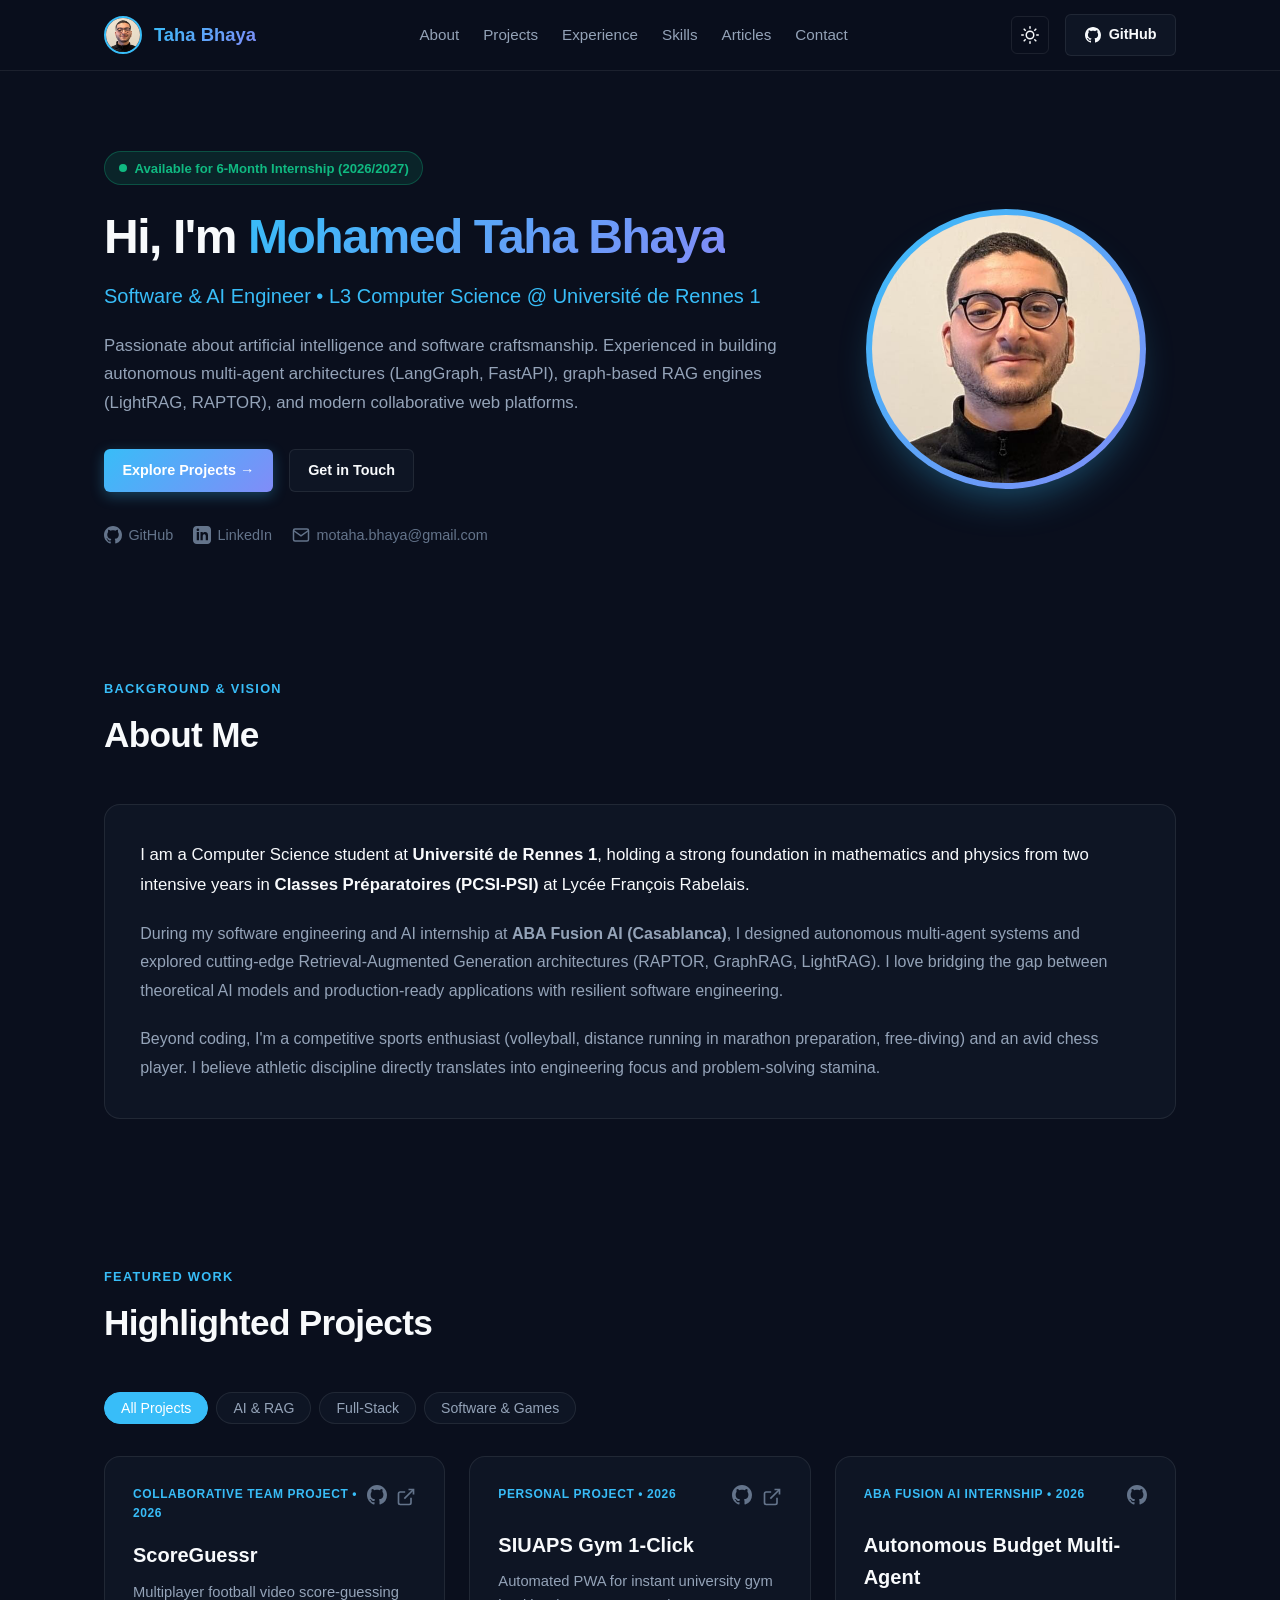
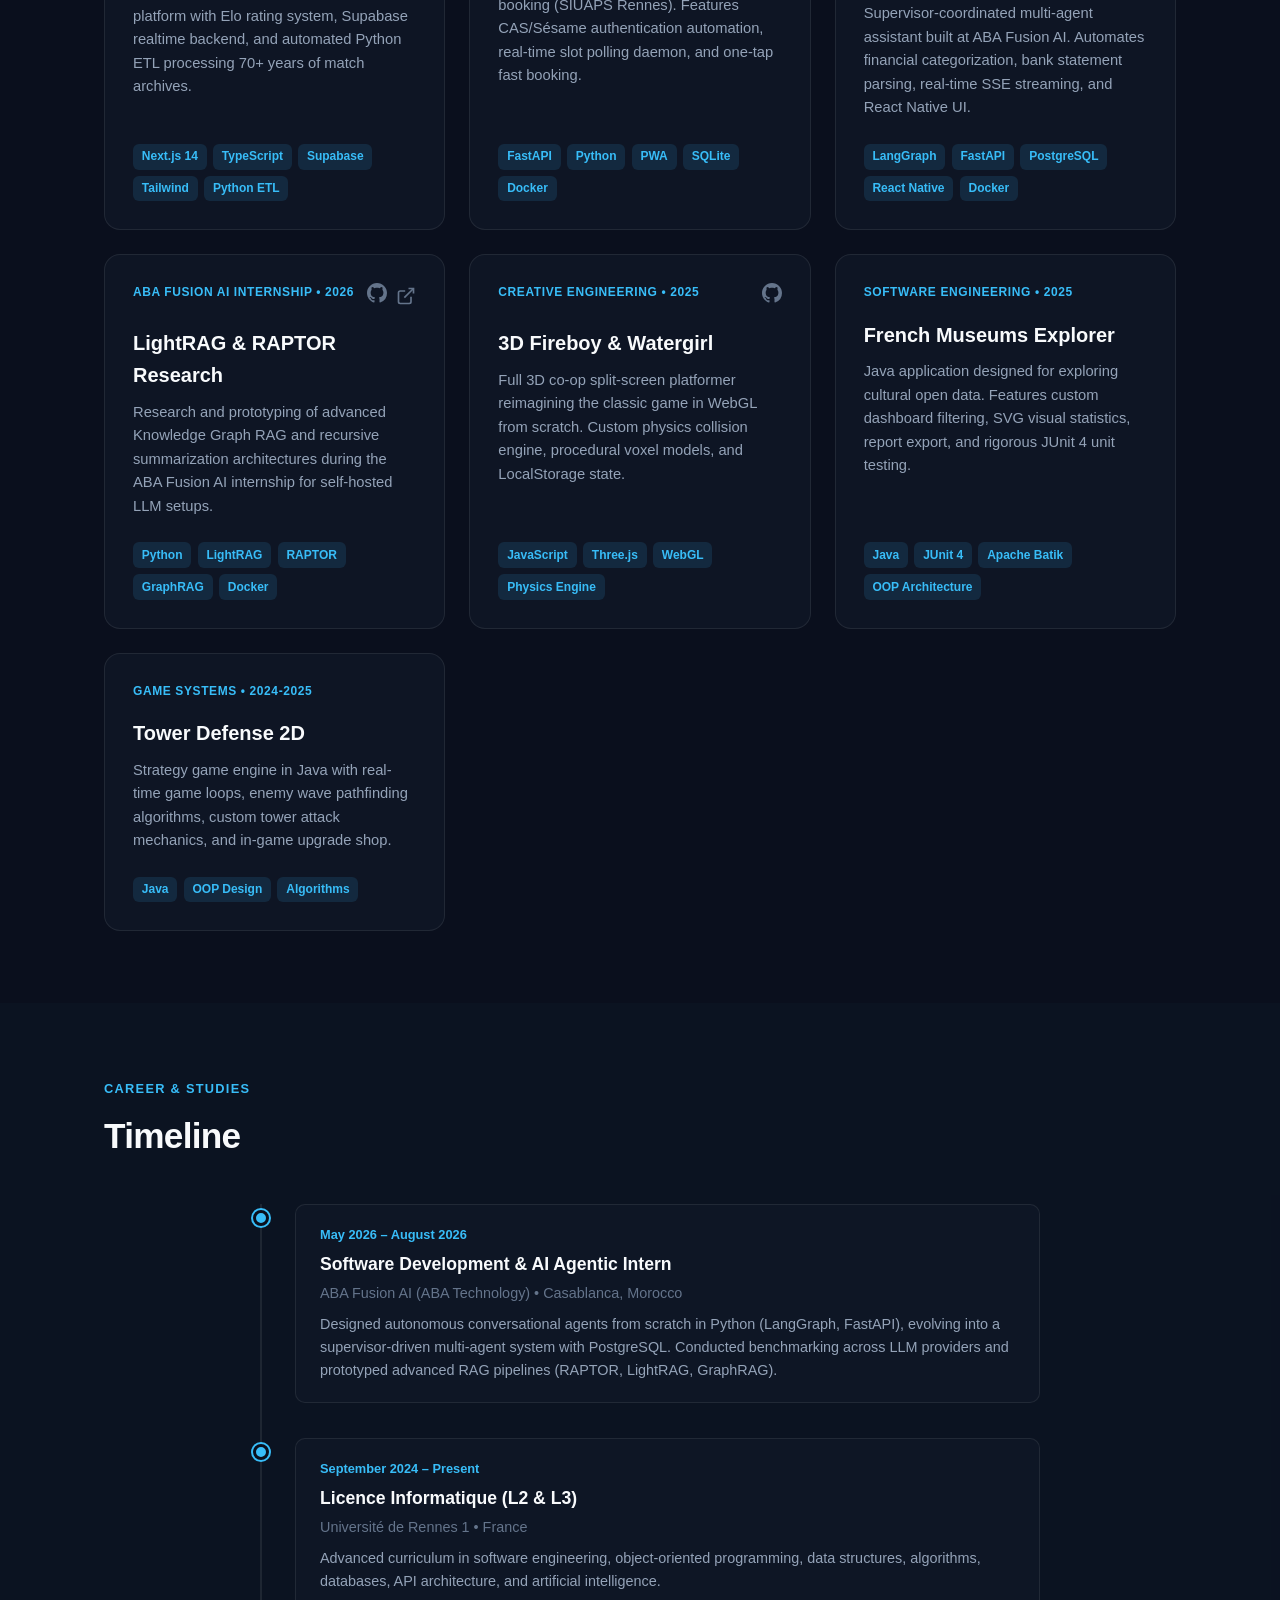
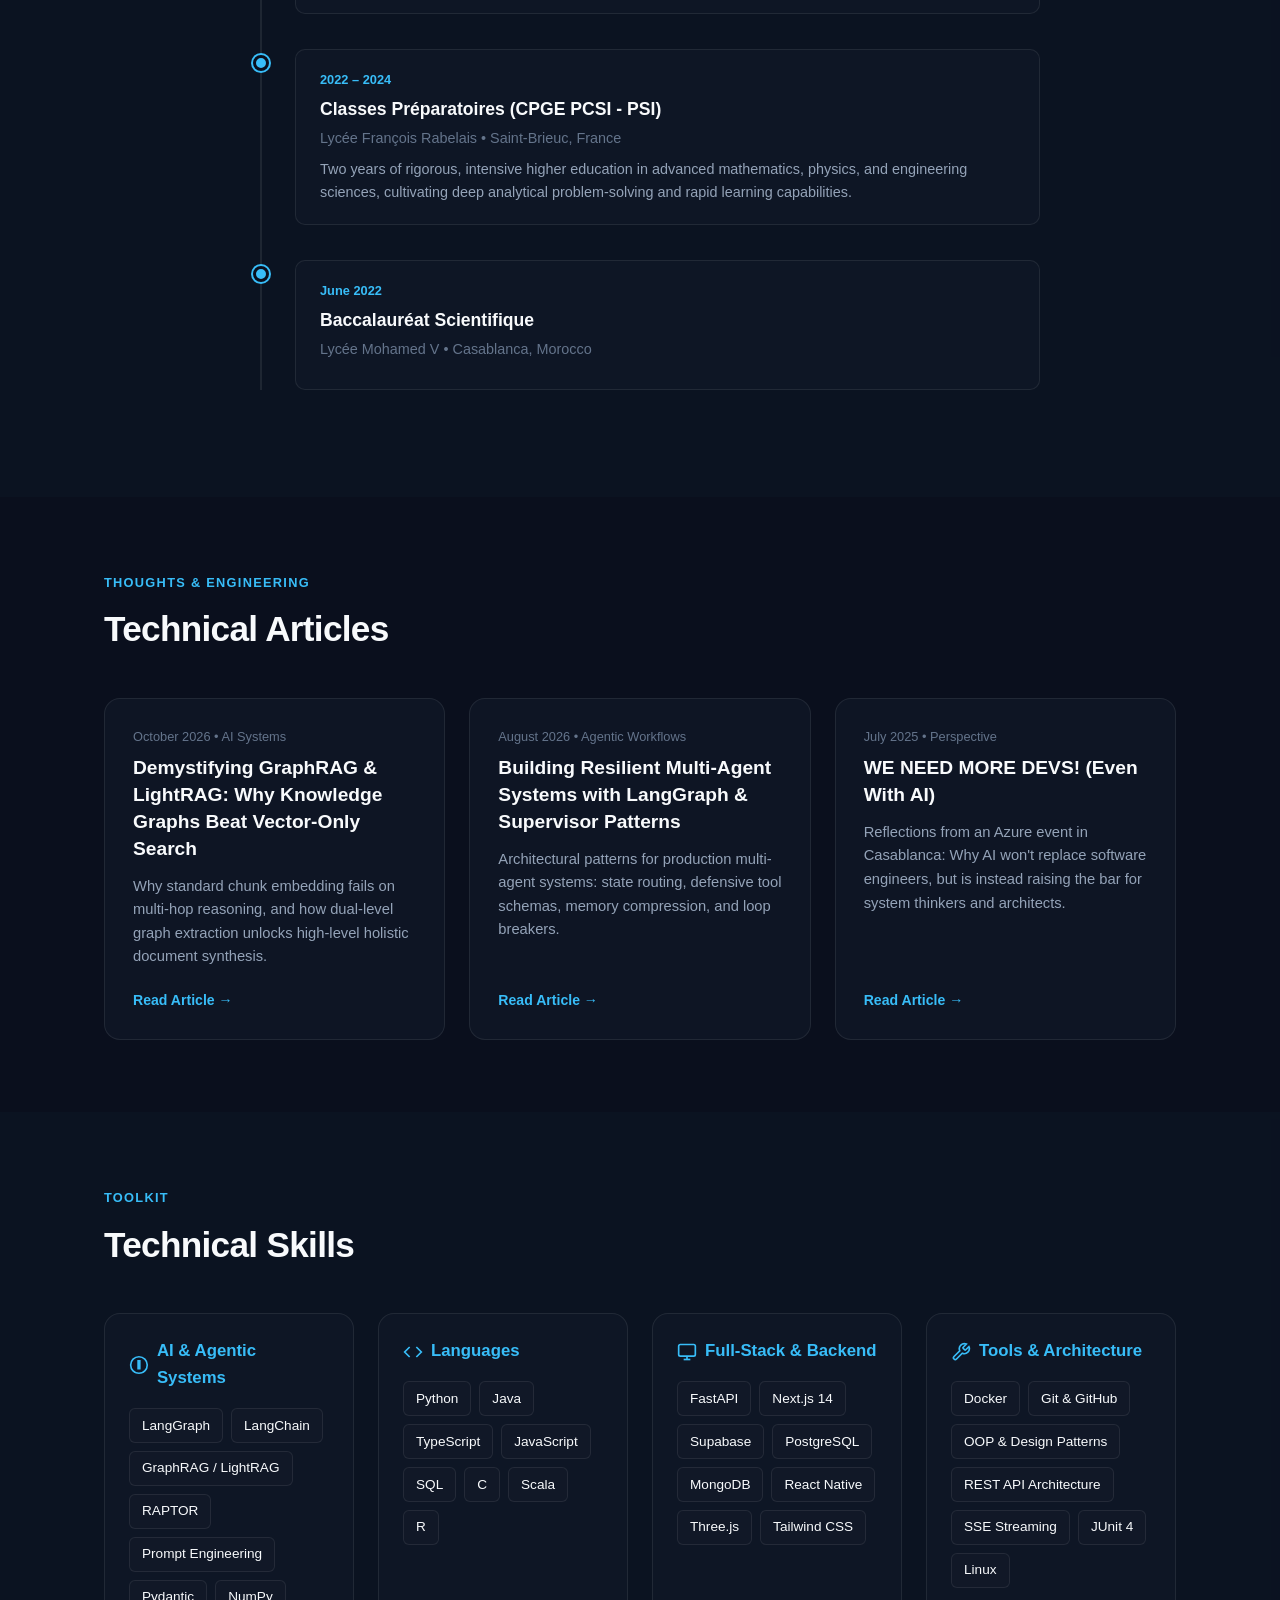
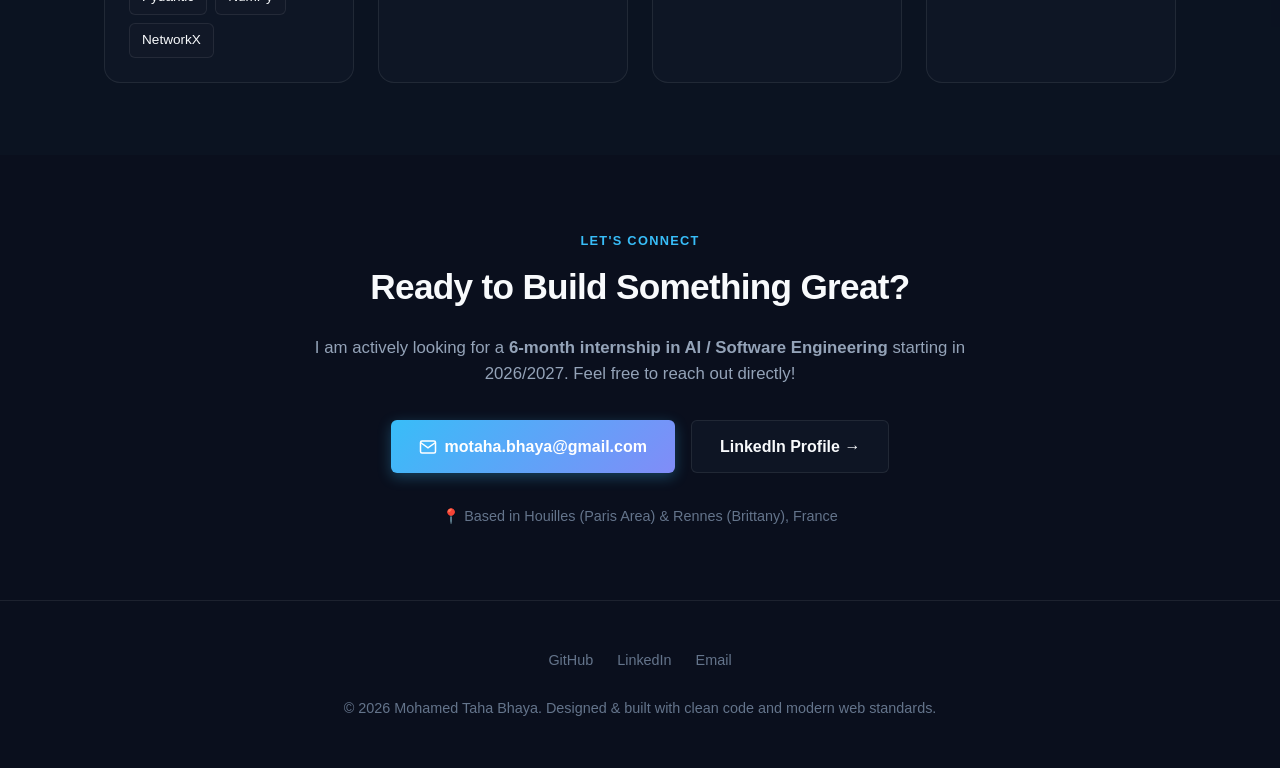
<file: index.html>
<!DOCTYPE html>
<html lang="en">
<head>
  <meta charset="UTF-8">
  <meta name="viewport" content="width=device-width, initial-scale=1.0">
  <title>Mohamed Taha Bhaya — Software & AI Engineer Portfolio</title>
  <meta name="description" content="Portfolio of Mohamed Taha Bhaya — Computer Science Student, AI & Software Engineer specializing in Multi-Agent systems, GraphRAG, and Full-Stack Engineering.">
  <link rel="stylesheet" href="style.css">
  <link rel="icon" type="image/png" href="assets/images/profile.png">
</head>
<body>

  <!-- Navbar -->
  <nav class="navbar">
    <div class="container nav-container">
      <a href="#home" class="logo">
        <img src="assets/images/profile.png" alt="Mohamed Taha Bhaya" class="logo-avatar">
        <span>Taha Bhaya</span>
      </a>
      <ul class="nav-links">
        <li><a href="#about">About</a></li>
        <li><a href="#projects">Projects</a></li>
        <li><a href="#experience">Experience</a></li>
        <li><a href="#skills">Skills</a></li>
        <li><a href="#blog">Articles</a></li>
        <li><a href="#contact">Contact</a></li>
      </ul>
      <div class="nav-actions">
        <button id="theme-toggle" class="theme-toggle" aria-label="Toggle theme">
          <svg width="18" height="18" viewBox="0 0 24 24" fill="none" stroke="currentColor" stroke-width="2" stroke-linecap="round" stroke-linejoin="round">
            <circle cx="12" cy="12" r="5"></circle>
            <line x1="12" y1="1" x2="12" y2="3"></line>
            <line x1="12" y1="21" x2="12" y2="23"></line>
            <line x1="4.22" y1="4.22" x2="5.64" y2="5.64"></line>
            <line x1="18.36" y1="18.36" x2="19.78" y2="19.78"></line>
            <line x1="1" y1="12" x2="3" y2="12"></line>
            <line x1="21" y1="12" x2="23" y2="12"></line>
            <line x1="4.22" y1="19.78" x2="5.64" y2="18.36"></line>
            <line x1="18.36" y1="5.64" x2="19.78" y2="4.22"></line>
          </svg>
        </button>
        <a href="https://github.com/mohamedtahabhaya" target="_blank" class="btn-secondary">
          <svg width="16" height="16" viewBox="0 0 24 24" fill="currentColor"><path d="M12 0C5.37 0 0 5.37 0 12c0 5.31 3.435 9.795 8.205 11.385.6.105.825-.255.825-.57 0-.285-.015-1.23-.015-2.235-3.015.555-3.795-.735-4.035-1.41-.135-.345-.72-1.41-1.23-1.695-.42-.225-1.02-.78-.015-.795.945-.015 1.62.87 1.845 1.23 1.08 1.815 2.805 1.305 3.495.99.105-.78.42-1.305.765-1.605-2.67-.3-5.46-1.335-5.46-5.925 0-1.305.465-2.385 1.23-3.225-.12-.3-.54-1.53.12-3.18 0 0 1.005-.315 3.3 1.23.96-.27 1.98-.405 3-.405s2.04.135 3 .405c2.295-1.56 3.3-1.23 3.3-1.23.66 1.65.24 2.88.12 3.18.765.84 1.23 1.905 1.23 3.225 0 4.605-2.805 5.625-5.475 5.925.435.375.81 1.095.81 2.22 0 1.605-.015 2.895-.015 3.3 0 .315.225.69.825.57A12.02 12.02 0 0024 12c0-6.63-5.37-12-12-12z"/></svg>
          GitHub
        </a>
      </div>
    </div>
  </nav>

  <!-- Hero Section -->
  <header id="home" class="hero">
    <div class="container hero-grid">
      <div class="hero-content">
        <div class="status-badge">
          <span class="status-dot"></span>
          Available for 6-Month Internship (2026/2027)
        </div>
        <h1 class="hero-title">
          Hi, I'm <span>Mohamed Taha Bhaya</span>
        </h1>
        <p class="hero-subtitle">
          Software & AI Engineer • L3 Computer Science @ Université de Rennes 1
        </p>
        <p class="hero-desc">
          Passionate about artificial intelligence and software craftsmanship. Experienced in building autonomous multi-agent architectures (LangGraph, FastAPI), graph-based RAG engines (LightRAG, RAPTOR), and modern collaborative web platforms.
        </p>
        <div class="hero-cta">
          <a href="#projects" class="btn-primary">Explore Projects →</a>
          <a href="mailto:motaha.bhaya@gmail.com" class="btn-secondary">Get in Touch</a>
        </div>
        <div class="hero-socials">
          <a href="https://github.com/mohamedtahabhaya" target="_blank" class="social-link">
            <svg width="18" height="18" viewBox="0 0 24 24" fill="currentColor"><path d="M12 0C5.37 0 0 5.37 0 12c0 5.31 3.435 9.795 8.205 11.385.6.105.825-.255.825-.57 0-.285-.015-1.23-.015-2.235-3.015.555-3.795-.735-4.035-1.41-.135-.345-.72-1.41-1.23-1.695-.42-.225-1.02-.78-.015-.795.945-.015 1.62.87 1.845 1.23 1.08 1.815 2.805 1.305 3.495.99.105-.78.42-1.305.765-1.605-2.67-.3-5.46-1.335-5.46-5.925 0-1.305.465-2.385 1.23-3.225-.12-.3-.54-1.53.12-3.18 0 0 1.005-.315 3.3 1.23.96-.27 1.98-.405 3-.405s2.04.135 3 .405c2.295-1.56 3.3-1.23 3.3-1.23.66 1.65.24 2.88.12 3.18.765.84 1.23 1.905 1.23 3.225 0 4.605-2.805 5.625-5.475 5.925.435.375.81 1.095.81 2.22 0 1.605-.015 2.895-.015 3.3 0 .315.225.69.825.57A12.02 12.02 0 0024 12c0-6.63-5.37-12-12-12z"/></svg>
            GitHub
          </a>
          <a href="http://www.linkedin.com/in/mohamed-taha-bhaya-1783a133b" target="_blank" class="social-link">
            <svg width="18" height="18" viewBox="0 0 24 24" fill="currentColor"><path d="M19 0h-14c-2.761 0-5 2.239-5 5v14c0 2.761 2.239 5 5 5h14c2.762 0 5-2.239 5-5v-14c0-2.761-2.238-5-5-5zm-11 19h-3v-11h3v11zm-1.5-12.268c-.966 0-1.75-.79-1.75-1.764s.784-1.764 1.75-1.764 1.75.79 1.75 1.764-.783 1.764-1.75 1.764zm13.5 12.268h-3v-5.604c0-3.368-4-3.113-4 0v5.604h-3v-11h3v1.765c1.396-2.586 7-2.777 7 2.476v6.759z"/></svg>
            LinkedIn
          </a>
          <a href="mailto:motaha.bhaya@gmail.com" class="social-link">
            <svg width="18" height="18" viewBox="0 0 24 24" fill="none" stroke="currentColor" stroke-width="2"><path d="M4 4h16c1.1 0 2 .9 2 2v12c0 1.1-.9 2-2 2H4c-1.1 0-2-.9-2-2V6c0-1.1.9-2 2-2z"></path><polyline points="22,6 12,13 2,6"></polyline></svg>
            motaha.bhaya@gmail.com
          </a>
        </div>
      </div>
      <div class="hero-avatar-wrapper">
        <div class="hero-avatar-frame">
          <img src="assets/images/profile.png" alt="Mohamed Taha Bhaya" class="hero-avatar">
        </div>
      </div>
    </div>
  </header>

  <!-- About Section -->
  <section id="about" class="section">
    <div class="container">
      <div class="section-header">
        <span class="section-tag">Background & Vision</span>
        <h2 class="section-title">About Me</h2>
      </div>
      <div style="background: var(--card-bg); border: 1px solid var(--border); border-radius: var(--radius-lg); padding: 2.2rem; line-height: 1.8;">
        <p style="margin-bottom: 1.2rem; font-size: 1.05rem; color: var(--text-primary);">
          I am a Computer Science student at <strong>Université de Rennes 1</strong>, holding a strong foundation in mathematics and physics from two intensive years in <strong>Classes Préparatoires (PCSI-PSI)</strong> at Lycée François Rabelais.
        </p>
        <p style="margin-bottom: 1.2rem; color: var(--text-secondary);">
          During my software engineering and AI internship at <strong>ABA Fusion AI (Casablanca)</strong>, I designed autonomous multi-agent systems and explored cutting-edge Retrieval-Augmented Generation architectures (RAPTOR, GraphRAG, LightRAG). I love bridging the gap between theoretical AI models and production-ready applications with resilient software engineering.
        </p>
        <p style="color: var(--text-secondary);">
          Beyond coding, I'm a competitive sports enthusiast (volleyball, distance running in marathon preparation, free-diving) and an avid chess player. I believe athletic discipline directly translates into engineering focus and problem-solving stamina.
        </p>
      </div>
    </div>
  </section>

  <!-- Projects Section -->
  <section id="projects" class="section">
    <div class="container">
      <div class="section-header">
        <span class="section-tag">Featured Work</span>
        <h2 class="section-title">Highlighted Projects</h2>
      </div>

      <!-- Filter Bar -->
      <div class="filter-bar">
        <button class="filter-btn active" data-filter="all">All Projects</button>
        <button class="filter-btn" data-filter="ai">AI & RAG</button>
        <button class="filter-btn" data-filter="web">Full-Stack</button>
        <button class="filter-btn" data-filter="systems">Software & Games</button>
      </div>

      <!-- Projects Grid -->
      <div class="projects-grid">

        <!-- Project 1: ScoreGuessr -->
        <div class="project-card" data-category="web ai">
          <div class="project-card-header">
            <span class="project-category">Collaborative Team Project • 2026</span>
            <div class="project-links">
              <a href="https://github.com/mohamedtahabhaya" target="_blank" class="project-icon-link" aria-label="GitHub">
                <svg width="20" height="20" viewBox="0 0 24 24" fill="currentColor"><path d="M12 0C5.37 0 0 5.37 0 12c0 5.31 3.435 9.795 8.205 11.385.6.105.825-.255.825-.57 0-.285-.015-1.23-.015-2.235-3.015.555-3.795-.735-4.035-1.41-.135-.345-.72-1.41-1.23-1.695-.42-.225-1.02-.78-.015-.795.945-.015 1.62.87 1.845 1.23 1.08 1.815 2.805 1.305 3.495.99.105-.78.42-1.305.765-1.605-2.67-.3-5.46-1.335-5.46-5.925 0-1.305.465-2.385 1.23-3.225-.12-.3-.54-1.53.12-3.18 0 0 1.005-.315 3.3 1.23.96-.27 1.98-.405 3-.405s2.04.135 3 .405c2.295-1.56 3.3-1.23 3.3-1.23.66 1.65.24 2.88.12 3.18.765.84 1.23 1.905 1.23 3.225 0 4.605-2.805 5.625-5.475 5.925.435.375.81 1.095.81 2.22 0 1.605-.015 2.895-.015 3.3 0 .315.225.69.825.57A12.02 12.02 0 0024 12c0-6.63-5.37-12-12-12z"/></svg>
              </a>
              <button onclick="openModal('scoreguessr')" class="project-icon-link" style="background:none; border:none; cursor:pointer;" aria-label="Details">
                <svg width="20" height="20" viewBox="0 0 24 24" fill="none" stroke="currentColor" stroke-width="2"><path d="M18 13v6a2 2 0 0 1-2 2H5a2 2 0 0 1-2-2V8a2 2 0 0 1 2-2h6"></path><polyline points="15 3 21 3 21 9"></polyline><line x1="10" y1="14" x2="21" y2="3"></line></svg>
              </button>
            </div>
          </div>
          <h3 class="project-title">ScoreGuessr</h3>
          <p class="project-desc">
            Multiplayer football video score-guessing platform with Elo rating system, Supabase realtime backend, and automated Python ETL processing 70+ years of match archives.
          </p>
          <div class="project-tags">
            <span class="tag">Next.js 14</span>
            <span class="tag">TypeScript</span>
            <span class="tag">Supabase</span>
            <span class="tag">Tailwind</span>
            <span class="tag">Python ETL</span>
          </div>
        </div>

        <!-- Project 2: SIUAPS Gym 1-Click -->
        <div class="project-card" data-category="web systems">
          <div class="project-card-header">
            <span class="project-category">Personal Project • 2026</span>
            <div class="project-links">
              <a href="https://github.com/mohamedtahabhaya" target="_blank" class="project-icon-link" aria-label="GitHub">
                <svg width="20" height="20" viewBox="0 0 24 24" fill="currentColor"><path d="M12 0C5.37 0 0 5.37 0 12c0 5.31 3.435 9.795 8.205 11.385.6.105.825-.255.825-.57 0-.285-.015-1.23-.015-2.235-3.015.555-3.795-.735-4.035-1.41-.135-.345-.72-1.41-1.23-1.695-.42-.225-1.02-.78-.015-.795.945-.015 1.62.87 1.845 1.23 1.08 1.815 2.805 1.305 3.495.99.105-.78.42-1.305.765-1.605-2.67-.3-5.46-1.335-5.46-5.925 0-1.305.465-2.385 1.23-3.225-.12-.3-.54-1.53.12-3.18 0 0 1.005-.315 3.3 1.23.96-.27 1.98-.405 3-.405s2.04.135 3 .405c2.295-1.56 3.3-1.23 3.3-1.23.66 1.65.24 2.88.12 3.18.765.84 1.23 1.905 1.23 3.225 0 4.605-2.805 5.625-5.475 5.925.435.375.81 1.095.81 2.22 0 1.605-.015 2.895-.015 3.3 0 .315.225.69.825.57A12.02 12.02 0 0024 12c0-6.63-5.37-12-12-12z"/></svg>
              </a>
              <button onclick="openModal('siuaps')" class="project-icon-link" style="background:none; border:none; cursor:pointer;" aria-label="Details">
                <svg width="20" height="20" viewBox="0 0 24 24" fill="none" stroke="currentColor" stroke-width="2"><path d="M18 13v6a2 2 0 0 1-2 2H5a2 2 0 0 1-2-2V8a2 2 0 0 1 2-2h6"></path><polyline points="15 3 21 3 21 9"></polyline><line x1="10" y1="14" x2="21" y2="3"></line></svg>
              </button>
            </div>
          </div>
          <h3 class="project-title">SIUAPS Gym 1-Click</h3>
          <p class="project-desc">
            Automated PWA for instant university gym booking (SIUAPS Rennes). Features CAS/Sésame authentication automation, real-time slot polling daemon, and one-tap fast booking.
          </p>
          <div class="project-tags">
            <span class="tag">FastAPI</span>
            <span class="tag">Python</span>
            <span class="tag">PWA</span>
            <span class="tag">SQLite</span>
            <span class="tag">Docker</span>
          </div>
        </div>

        <!-- Project 3: Autonomous Budget Agent -->
        <div class="project-card" data-category="ai web">
          <div class="project-card-header">
            <span class="project-category">ABA Fusion AI Internship • 2026</span>
            <div class="project-links">
              <a href="https://github.com/mohamedtahabhaya/budget_agent" target="_blank" class="project-icon-link" aria-label="GitHub">
                <svg width="20" height="20" viewBox="0 0 24 24" fill="currentColor"><path d="M12 0C5.37 0 0 5.37 0 12c0 5.31 3.435 9.795 8.205 11.385.6.105.825-.255.825-.57 0-.285-.015-1.23-.015-2.235-3.015.555-3.795-.735-4.035-1.41-.135-.345-.72-1.41-1.23-1.695-.42-.225-1.02-.78-.015-.795.945-.015 1.62.87 1.845 1.23 1.08 1.815 2.805 1.305 3.495.99.105-.78.42-1.305.765-1.605-2.67-.3-5.46-1.335-5.46-5.925 0-1.305.465-2.385 1.23-3.225-.12-.3-.54-1.53.12-3.18 0 0 1.005-.315 3.3 1.23.96-.27 1.98-.405 3-.405s2.04.135 3 .405c2.295-1.56 3.3-1.23 3.3-1.23.66 1.65.24 2.88.12 3.18.765.84 1.23 1.905 1.23 3.225 0 4.605-2.805 5.625-5.475 5.925.435.375.81 1.095.81 2.22 0 1.605-.015 2.895-.015 3.3 0 .315.225.69.825.57A12.02 12.02 0 0024 12c0-6.63-5.37-12-12-12z"/></svg>
              </a>
            </div>
          </div>
          <h3 class="project-title">Autonomous Budget Multi-Agent</h3>
          <p class="project-desc">
            Supervisor-coordinated multi-agent assistant built at ABA Fusion AI. Automates financial categorization, bank statement parsing, real-time SSE streaming, and React Native UI.
          </p>
          <div class="project-tags">
            <span class="tag">LangGraph</span>
            <span class="tag">FastAPI</span>
            <span class="tag">PostgreSQL</span>
            <span class="tag">React Native</span>
            <span class="tag">Docker</span>
          </div>
        </div>

        <!-- Project 4: LightRAG & RAPTOR Research -->
        <div class="project-card" data-category="ai">
          <div class="project-card-header">
            <span class="project-category">ABA Fusion AI Internship • 2026</span>
            <div class="project-links">
              <a href="https://github.com/mohamedtahabhaya/lightrag_from_scratch" target="_blank" class="project-icon-link" aria-label="GitHub">
                <svg width="20" height="20" viewBox="0 0 24 24" fill="currentColor"><path d="M12 0C5.37 0 0 5.37 0 12c0 5.31 3.435 9.795 8.205 11.385.6.105.825-.255.825-.57 0-.285-.015-1.23-.015-2.235-3.015.555-3.795-.735-4.035-1.41-.135-.345-.72-1.41-1.23-1.695-.42-.225-1.02-.78-.015-.795.945-.015 1.62.87 1.845 1.23 1.08 1.815 2.805 1.305 3.495.99.105-.78.42-1.305.765-1.605-2.67-.3-5.46-1.335-5.46-5.925 0-1.305.465-2.385 1.23-3.225-.12-.3-.54-1.53.12-3.18 0 0 1.005-.315 3.3 1.23.96-.27 1.98-.405 3-.405s2.04.135 3 .405c2.295-1.56 3.3-1.23 3.3-1.23.66 1.65.24 2.88.12 3.18.765.84 1.23 1.905 1.23 3.225 0 4.605-2.805 5.625-5.475 5.925.435.375.81 1.095.81 2.22 0 1.605-.015 2.895-.015 3.3 0 .315.225.69.825.57A12.02 12.02 0 0024 12c0-6.63-5.37-12-12-12z"/></svg>
              </a>
              <button onclick="openModal('lightrag')" class="project-icon-link" style="background:none; border:none; cursor:pointer;" aria-label="Details">
                <svg width="20" height="20" viewBox="0 0 24 24" fill="none" stroke="currentColor" stroke-width="2"><path d="M18 13v6a2 2 0 0 1-2 2H5a2 2 0 0 1-2-2V8a2 2 0 0 1 2-2h6"></path><polyline points="15 3 21 3 21 9"></polyline><line x1="10" y1="14" x2="21" y2="3"></line></svg>
              </button>
            </div>
          </div>
          <h3 class="project-title">LightRAG & RAPTOR Research</h3>
          <p class="project-desc">
            Research and prototyping of advanced Knowledge Graph RAG and recursive summarization architectures during the ABA Fusion AI internship for self-hosted LLM setups.
          </p>
          <div class="project-tags">
            <span class="tag">Python</span>
            <span class="tag">LightRAG</span>
            <span class="tag">RAPTOR</span>
            <span class="tag">GraphRAG</span>
            <span class="tag">Docker</span>
          </div>
        </div>

        <!-- Project 4: 3D Fireboy & Watergirl -->
        <div class="project-card" data-category="systems">
          <div class="project-card-header">
            <span class="project-category">Creative Engineering • 2025</span>
            <div class="project-links">
              <a href="https://github.com/mohamedtahabhaya/3D_FireBoy_And_WaterGirl_game" target="_blank" class="project-icon-link" aria-label="GitHub">
                <svg width="20" height="20" viewBox="0 0 24 24" fill="currentColor"><path d="M12 0C5.37 0 0 5.37 0 12c0 5.31 3.435 9.795 8.205 11.385.6.105.825-.255.825-.57 0-.285-.015-1.23-.015-2.235-3.015.555-3.795-.735-4.035-1.41-.135-.345-.72-1.41-1.23-1.695-.42-.225-1.02-.78-.015-.795.945-.015 1.62.87 1.845 1.23 1.08 1.815 2.805 1.305 3.495.99.105-.78.42-1.305.765-1.605-2.67-.3-5.46-1.335-5.46-5.925 0-1.305.465-2.385 1.23-3.225-.12-.3-.54-1.53.12-3.18 0 0 1.005-.315 3.3 1.23.96-.27 1.98-.405 3-.405s2.04.135 3 .405c2.295-1.56 3.3-1.23 3.3-1.23.66 1.65.24 2.88.12 3.18.765.84 1.23 1.905 1.23 3.225 0 4.605-2.805 5.625-5.475 5.925.435.375.81 1.095.81 2.22 0 1.605-.015 2.895-.015 3.3 0 .315.225.69.825.57A12.02 12.02 0 0024 12c0-6.63-5.37-12-12-12z"/></svg>
              </a>
            </div>
          </div>
          <h3 class="project-title">3D Fireboy & Watergirl</h3>
          <p class="project-desc">
            Full 3D co-op split-screen platformer reimagining the classic game in WebGL from scratch. Custom physics collision engine, procedural voxel models, and LocalStorage state.
          </p>
          <div class="project-tags">
            <span class="tag">JavaScript</span>
            <span class="tag">Three.js</span>
            <span class="tag">WebGL</span>
            <span class="tag">Physics Engine</span>
          </div>
        </div>

        <!-- Project 5: Museum App -->
        <div class="project-card" data-category="systems">
          <div class="project-card-header">
            <span class="project-category">Software Engineering • 2025</span>
          </div>
          <h3 class="project-title">French Museums Explorer</h3>
          <p class="project-desc">
            Java application designed for exploring cultural open data. Features custom dashboard filtering, SVG visual statistics, report export, and rigorous JUnit 4 unit testing.
          </p>
          <div class="project-tags">
            <span class="tag">Java</span>
            <span class="tag">JUnit 4</span>
            <span class="tag">Apache Batik</span>
            <span class="tag">OOP Architecture</span>
          </div>
        </div>

        <!-- Project 6: Tower Defense -->
        <div class="project-card" data-category="systems">
          <div class="project-card-header">
            <span class="project-category">Game Systems • 2024-2025</span>
          </div>
          <h3 class="project-title">Tower Defense 2D</h3>
          <p class="project-desc">
            Strategy game engine in Java with real-time game loops, enemy wave pathfinding algorithms, custom tower attack mechanics, and in-game upgrade shop.
          </p>
          <div class="project-tags">
            <span class="tag">Java</span>
            <span class="tag">OOP Design</span>
            <span class="tag">Algorithms</span>
          </div>
        </div>

      </div>
    </div>
  </section>

  <!-- Experience & Education -->
  <section id="experience" class="section" style="background: rgba(var(--accent-rgb), 0.02);">
    <div class="container">
      <div class="section-header">
        <span class="section-tag">Career & Studies</span>
        <h2 class="section-title">Timeline</h2>
      </div>

      <div class="timeline">
        <!-- Item 1 -->
        <div class="timeline-item">
          <div class="timeline-dot"></div>
          <div class="timeline-content">
            <div class="timeline-date">May 2026 – August 2026</div>
            <h3 class="timeline-title">Software Development & AI Agentic Intern</h3>
            <div class="timeline-org">ABA Fusion AI (ABA Technology) • Casablanca, Morocco</div>
            <p class="timeline-desc">
              Designed autonomous conversational agents from scratch in Python (LangGraph, FastAPI), evolving into a supervisor-driven multi-agent system with PostgreSQL. Conducted benchmarking across LLM providers and prototyped advanced RAG pipelines (RAPTOR, LightRAG, GraphRAG).
            </p>
          </div>
        </div>

        <!-- Item 2 -->
        <div class="timeline-item">
          <div class="timeline-dot"></div>
          <div class="timeline-content">
            <div class="timeline-date">September 2024 – Present</div>
            <h3 class="timeline-title">Licence Informatique (L2 & L3)</h3>
            <div class="timeline-org">Université de Rennes 1 • France</div>
            <p class="timeline-desc">
              Advanced curriculum in software engineering, object-oriented programming, data structures, algorithms, databases, API architecture, and artificial intelligence.
            </p>
          </div>
        </div>

        <!-- Item 3 -->
        <div class="timeline-item">
          <div class="timeline-dot"></div>
          <div class="timeline-content">
            <div class="timeline-date">2022 – 2024</div>
            <h3 class="timeline-title">Classes Préparatoires (CPGE PCSI - PSI)</h3>
            <div class="timeline-org">Lycée François Rabelais • Saint-Brieuc, France</div>
            <p class="timeline-desc">
              Two years of rigorous, intensive higher education in advanced mathematics, physics, and engineering sciences, cultivating deep analytical problem-solving and rapid learning capabilities.
            </p>
          </div>
        </div>

        <!-- Item 4 -->
        <div class="timeline-item">
          <div class="timeline-dot"></div>
          <div class="timeline-content">
            <div class="timeline-date">June 2022</div>
            <h3 class="timeline-title">Baccalauréat Scientifique</h3>
            <div class="timeline-org">Lycée Mohamed V • Casablanca, Morocco</div>
          </div>
        </div>
      </div>
    </div>
  </section>

  <!-- Technical Articles Section -->
  <section id="blog" class="section">
    <div class="container">
      <div class="section-header">
        <span class="section-tag">Thoughts & Engineering</span>
        <h2 class="section-title">Technical Articles</h2>
      </div>

      <div class="articles-grid">
        <!-- Article 1 -->
        <div class="article-card" onclick="openModal('art-graphrag')">
          <div class="article-date">October 2026 • AI Systems</div>
          <h3 class="article-title">Demystifying GraphRAG & LightRAG: Why Knowledge Graphs Beat Vector-Only Search</h3>
          <p class="article-summary">
            Why standard chunk embedding fails on multi-hop reasoning, and how dual-level graph extraction unlocks high-level holistic document synthesis.
          </p>
          <div class="read-more">Read Article →</div>
        </div>

        <!-- Article 2 -->
        <div class="article-card" onclick="openModal('art-agents')">
          <div class="article-date">August 2026 • Agentic Workflows</div>
          <h3 class="article-title">Building Resilient Multi-Agent Systems with LangGraph & Supervisor Patterns</h3>
          <p class="article-summary">
            Architectural patterns for production multi-agent systems: state routing, defensive tool schemas, memory compression, and loop breakers.
          </p>
          <div class="read-more">Read Article →</div>
        </div>

        <!-- Article 3 -->
        <div class="article-card" onclick="openModal('art-devs')">
          <div class="article-date">July 2025 • Perspective</div>
          <h3 class="article-title">WE NEED MORE DEVS! (Even With AI)</h3>
          <p class="article-summary">
            Reflections from an Azure event in Casablanca: Why AI won't replace software engineers, but is instead raising the bar for system thinkers and architects.
          </p>
          <div class="read-more">Read Article →</div>
        </div>
      </div>
    </div>
  </section>

  <!-- Skills Section -->
  <section id="skills" class="section" style="background: rgba(var(--accent-rgb), 0.02);">
    <div class="container">
      <div class="section-header">
        <span class="section-tag">Toolkit</span>
        <h2 class="section-title">Technical Skills</h2>
      </div>

      <div class="skills-grid">
        <div class="skill-category">
          <h3>
            <svg width="20" height="20" viewBox="0 0 24 24" fill="none" stroke="currentColor" stroke-width="2"><path d="M12 2a10 10 0 1 0 10 10A10 10 0 0 0 12 2zm1 14.5h-2v-2h2zm0-4h-2V7h2z"/></svg>
            AI & Agentic Systems
          </h3>
          <div class="skill-list">
            <span class="skill-item">LangGraph</span>
            <span class="skill-item">LangChain</span>
            <span class="skill-item">GraphRAG / LightRAG</span>
            <span class="skill-item">RAPTOR</span>
            <span class="skill-item">Prompt Engineering</span>
            <span class="skill-item">Pydantic</span>
            <span class="skill-item">NumPy</span>
            <span class="skill-item">NetworkX</span>
          </div>
        </div>

        <div class="skill-category">
          <h3>
            <svg width="20" height="20" viewBox="0 0 24 24" fill="none" stroke="currentColor" stroke-width="2"><polyline points="16 18 22 12 16 6"></polyline><polyline points="8 6 2 12 8 18"></polyline></svg>
            Languages
          </h3>
          <div class="skill-list">
            <span class="skill-item">Python</span>
            <span class="skill-item">Java</span>
            <span class="skill-item">TypeScript</span>
            <span class="skill-item">JavaScript</span>
            <span class="skill-item">SQL</span>
            <span class="skill-item">C</span>
            <span class="skill-item">Scala</span>
            <span class="skill-item">R</span>
          </div>
        </div>

        <div class="skill-category">
          <h3>
            <svg width="20" height="20" viewBox="0 0 24 24" fill="none" stroke="currentColor" stroke-width="2"><rect x="2" y="3" width="20" height="14" rx="2" ry="2"></rect><line x1="8" y1="21" x2="16" y2="21"></line><line x1="12" y1="17" x2="12" y2="21"></line></svg>
            Full-Stack & Backend
          </h3>
          <div class="skill-list">
            <span class="skill-item">FastAPI</span>
            <span class="skill-item">Next.js 14</span>
            <span class="skill-item">Supabase</span>
            <span class="skill-item">PostgreSQL</span>
            <span class="skill-item">MongoDB</span>
            <span class="skill-item">React Native</span>
            <span class="skill-item">Three.js</span>
            <span class="skill-item">Tailwind CSS</span>
          </div>
        </div>

        <div class="skill-category">
          <h3>
            <svg width="20" height="20" viewBox="0 0 24 24" fill="none" stroke="currentColor" stroke-width="2"><path d="M14.7 6.3a1 1 0 0 0 0 1.4l1.6 1.6a1 1 0 0 0 1.4 0l3.77-3.77a6 6 0 0 1-7.94 7.94l-6.91 6.91a2.12 2.12 0 0 1-3-3l6.91-6.91a6 6 0 0 1 7.94-7.94l-3.76 3.76z"></path></svg>
            Tools & Architecture
          </h3>
          <div class="skill-list">
            <span class="skill-item">Docker</span>
            <span class="skill-item">Git & GitHub</span>
            <span class="skill-item">OOP & Design Patterns</span>
            <span class="skill-item">REST API Architecture</span>
            <span class="skill-item">SSE Streaming</span>
            <span class="skill-item">JUnit 4</span>
            <span class="skill-item">Linux</span>
          </div>
        </div>
      </div>
    </div>
  </section>

  <!-- Contact Section -->
  <section id="contact" class="section">
    <div class="container" style="text-align: center; max-width: 700px;">
      <span class="section-tag">Let's Connect</span>
      <h2 class="section-title" style="margin-bottom: 1.2rem;">Ready to Build Something Great?</h2>
      <p style="color: var(--text-secondary); margin-bottom: 2rem; font-size: 1.05rem;">
        I am actively looking for a <strong>6-month internship in AI / Software Engineering</strong> starting in 2026/2027. Feel free to reach out directly!
      </p>
      <div style="display: flex; justify-content: center; gap: 1rem; flex-wrap: wrap;">
        <a href="mailto:motaha.bhaya@gmail.com" class="btn-primary" style="padding: 0.8rem 1.75rem; font-size: 1rem;">
          <svg width="18" height="18" viewBox="0 0 24 24" fill="none" stroke="currentColor" stroke-width="2"><path d="M4 4h16c1.1 0 2 .9 2 2v12c0 1.1-.9 2-2 2H4c-1.1 0-2-.9-2-2V6c0-1.1.9-2 2-2z"></path><polyline points="22,6 12,13 2,6"></polyline></svg>
          motaha.bhaya@gmail.com
        </a>
        <a href="http://www.linkedin.com/in/mohamed-taha-bhaya-1783a133b" target="_blank" class="btn-secondary" style="padding: 0.8rem 1.75rem; font-size: 1rem;">
          LinkedIn Profile →
        </a>
      </div>
      <p style="margin-top: 2rem; font-size: 0.9rem; color: var(--text-muted);">
        📍 Based in Houilles (Paris Area) & Rennes (Brittany), France
      </p>
    </div>
  </section>

  <!-- Footer -->
  <footer class="footer">
    <div class="container">
      <div class="footer-socials">
        <a href="https://github.com/mohamedtahabhaya" target="_blank" class="social-link">GitHub</a>
        <a href="http://www.linkedin.com/in/mohamed-taha-bhaya-1783a133b" target="_blank" class="social-link">LinkedIn</a>
        <a href="mailto:motaha.bhaya@gmail.com" class="social-link">Email</a>
      </div>
      <p>© 2026 Mohamed Taha Bhaya. Designed & built with clean code and modern web standards.</p>
    </div>
  </footer>

  <!-- Modal Component -->
  <div id="modal-overlay" class="modal-overlay">
    <div class="modal-content">
      <button id="modal-close" class="modal-close">&times;</button>
      <div id="modal-date" style="font-size: 0.85rem; color: var(--accent); font-weight: 600; margin-bottom: 0.4rem;"></div>
      <h2 id="modal-title" style="font-size: 1.6rem; color: var(--text-primary); margin-bottom: 1rem;"></h2>
      <div id="modal-body" class="modal-body"></div>
    </div>
  </div>

  <script src="script.js"></script>
</body>
</html>
</file>
<file: style.css>
/* Modern Developer Portfolio Stylesheet */
:root {
  --bg-primary: #0a0f1d;
  --bg-secondary: #111827;
  --card-bg: rgba(17, 24, 39, 0.75);
  --card-hover: rgba(30, 41, 59, 0.9);
  --border: rgba(255, 255, 255, 0.08);
  --border-hover: rgba(56, 189, 248, 0.4);
  --text-primary: #f8fafc;
  --text-secondary: #94a3b8;
  --text-muted: #64748b;
  --accent: #38bdf8;
  --accent-rgb: 56, 189, 248;
  --accent-secondary: #818cf8;
  --accent-gradient: linear-gradient(135deg, #38bdf8 0%, #818cf8 100%);
  --badge-bg: rgba(56, 189, 248, 0.12);
  --badge-text: #38bdf8;
  --nav-bg: rgba(10, 15, 29, 0.85);
  --shadow: 0 10px 30px -10px rgba(0, 0, 0, 0.5);
  --radius-lg: 16px;
  --radius-md: 10px;
  --radius-sm: 6px;
  --transition: all 0.25s cubic-bezier(0.16, 1, 0.3, 1);
}

[data-theme="light"] {
  --bg-primary: #f8fafc;
  --bg-secondary: #ffffff;
  --card-bg: rgba(255, 255, 255, 0.85);
  --card-hover: rgba(255, 255, 255, 1);
  --border: rgba(0, 0, 0, 0.08);
  --border-hover: rgba(14, 165, 233, 0.4);
  --text-primary: #0f172a;
  --text-secondary: #475569;
  --text-muted: #94a3b8;
  --accent: #0284c7;
  --accent-rgb: 2, 132, 199;
  --accent-secondary: #6366f1;
  --accent-gradient: linear-gradient(135deg, #0284c7 0%, #6366f1 100%);
  --badge-bg: rgba(2, 132, 199, 0.1);
  --badge-text: #0284c7;
  --nav-bg: rgba(248, 250, 252, 0.85);
  --shadow: 0 10px 30px -10px rgba(0, 0, 0, 0.08);
}

* {
  margin: 0;
  padding: 0;
  box-sizing: border-box;
}

html {
  scroll-behavior: smooth;
  font-size: 16px;
}

body {
  font-family: -apple-system, BlinkMacSystemFont, "Segoe UI", Roboto, "Helvetica Neue", Arial, sans-serif;
  background-color: var(--bg-primary);
  color: var(--text-primary);
  line-height: 1.6;
  transition: background-color 0.3s ease, color 0.3s ease;
  overflow-x: hidden;
}

/* Container */
.container {
  max-width: 1120px;
  margin: 0 auto;
  padding: 0 1.5rem;
}

/* Navbar */
.navbar {
  position: sticky;
  top: 0;
  z-index: 100;
  background: var(--nav-bg);
  backdrop-filter: blur(12px);
  -webkit-backdrop-filter: blur(12px);
  border-bottom: 1pt solid var(--border);
  transition: var(--transition);
}

.nav-container {
  display: flex;
  justify-content: space-between;
  align-items: center;
  height: 70px;
}

.logo {
  display: flex;
  align-items: center;
  gap: 0.75rem;
  text-decoration: none;
  color: var(--text-primary);
  font-weight: 700;
  font-size: 1.15rem;
}

.logo-avatar {
  width: 38px;
  height: 38px;
  border-radius: 50%;
  object-fit: cover;
  border: 2px solid var(--accent);
}

.logo span {
  background: var(--accent-gradient);
  -webkit-background-clip: text;
  -webkit-text-fill-color: transparent;
}

.nav-links {
  display: flex;
  align-items: center;
  gap: 1.5rem;
  list-style: none;
}

.nav-links a {
  text-decoration: none;
  color: var(--text-secondary);
  font-size: 0.95rem;
  font-weight: 500;
  transition: var(--transition);
}

.nav-links a:hover {
  color: var(--accent);
}

.nav-actions {
  display: flex;
  align-items: center;
  gap: 1rem;
}

.theme-toggle {
  background: transparent;
  border: 1px solid var(--border);
  color: var(--text-primary);
  width: 38px;
  height: 38px;
  border-radius: var(--radius-sm);
  display: flex;
  align-items: center;
  justify-content: center;
  cursor: pointer;
  transition: var(--transition);
}

.theme-toggle:hover {
  border-color: var(--accent);
  color: var(--accent);
}

.btn-primary {
  display: inline-flex;
  align-items: center;
  gap: 0.5rem;
  background: var(--accent-gradient);
  color: #fff !important;
  padding: 0.55rem 1.15rem;
  border-radius: var(--radius-sm);
  font-weight: 600;
  font-size: 0.9rem;
  text-decoration: none;
  border: none;
  cursor: pointer;
  transition: var(--transition);
  box-shadow: 0 4px 14px rgba(var(--accent-rgb), 0.3);
}

.btn-primary:hover {
  transform: translateY(-2px);
  box-shadow: 0 6px 20px rgba(var(--accent-rgb), 0.45);
}

.btn-secondary {
  display: inline-flex;
  align-items: center;
  gap: 0.5rem;
  background: var(--card-bg);
  color: var(--text-primary) !important;
  padding: 0.55rem 1.15rem;
  border-radius: var(--radius-sm);
  font-weight: 600;
  font-size: 0.9rem;
  text-decoration: none;
  border: 1px solid var(--border);
  cursor: pointer;
  transition: var(--transition);
}

.btn-secondary:hover {
  border-color: var(--accent);
  color: var(--accent) !important;
  transform: translateY(-2px);
}

/* Hero Section */
.hero {
  padding: 5rem 0 3.5rem;
}

.hero-grid {
  display: grid;
  grid-template-columns: 1fr 340px;
  gap: 3.5rem;
  align-items: center;
}

.status-badge {
  display: inline-flex;
  align-items: center;
  gap: 0.5rem;
  padding: 0.35rem 0.85rem;
  background: rgba(16, 185, 129, 0.12);
  border: 1px solid rgba(16, 185, 129, 0.3);
  border-radius: 999px;
  color: #10b981;
  font-size: 0.82rem;
  font-weight: 600;
  margin-bottom: 1.5rem;
}

.status-dot {
  width: 8px;
  height: 8px;
  background: #10b981;
  border-radius: 50%;
  animation: pulse 2s infinite;
}

@keyframes pulse {
  0% { transform: scale(0.95); box-shadow: 0 0 0 0 rgba(16, 185, 129, 0.7); }
  70% { transform: scale(1); box-shadow: 0 0 0 6px rgba(16, 185, 129, 0); }
  100% { transform: scale(0.95); box-shadow: 0 0 0 0 rgba(16, 185, 129, 0); }
}

.hero-title {
  font-size: 3rem;
  font-weight: 800;
  line-height: 1.15;
  margin-bottom: 1rem;
  letter-spacing: -0.03em;
}

.hero-title span {
  background: var(--accent-gradient);
  -webkit-background-clip: text;
  -webkit-text-fill-color: transparent;
}

.hero-subtitle {
  font-size: 1.25rem;
  font-weight: 500;
  color: var(--accent);
  margin-bottom: 1.2rem;
}

.hero-desc {
  font-size: 1.05rem;
  color: var(--text-secondary);
  line-height: 1.7;
  margin-bottom: 2rem;
}

.hero-cta {
  display: flex;
  flex-wrap: wrap;
  gap: 1rem;
  margin-bottom: 2rem;
}

.hero-socials {
  display: flex;
  align-items: center;
  gap: 1.25rem;
}

.social-link {
  display: inline-flex;
  align-items: center;
  gap: 0.4rem;
  color: var(--text-muted);
  text-decoration: none;
  font-size: 0.9rem;
  font-weight: 500;
  transition: var(--transition);
}

.social-link:hover {
  color: var(--accent);
}

.hero-avatar-wrapper {
  position: relative;
  text-align: center;
}

.hero-avatar-frame {
  width: 280px;
  height: 280px;
  border-radius: 50%;
  margin: 0 auto;
  padding: 6px;
  background: var(--accent-gradient);
  box-shadow: 0 20px 40px -15px rgba(var(--accent-rgb), 0.4);
}

.hero-avatar {
  width: 100%;
  height: 100%;
  border-radius: 50%;
  object-fit: cover;
  background: var(--bg-secondary);
  display: block;
}

/* Sections */
.section {
  padding: 4.5rem 0;
}

.section-header {
  margin-bottom: 2.5rem;
}

.section-tag {
  display: inline-block;
  font-size: 0.8rem;
  font-weight: 700;
  text-transform: uppercase;
  letter-spacing: 0.1em;
  color: var(--accent);
  margin-bottom: 0.5rem;
}

.section-title {
  font-size: 2.2rem;
  font-weight: 800;
  letter-spacing: -0.02em;
}

/* Filter buttons */
.filter-bar {
  display: flex;
  gap: 0.5rem;
  flex-wrap: wrap;
  margin-bottom: 2rem;
}

.filter-btn {
  background: var(--card-bg);
  border: 1px solid var(--border);
  color: var(--text-secondary);
  padding: 0.45rem 1rem;
  border-radius: 999px;
  font-size: 0.88rem;
  font-weight: 500;
  cursor: pointer;
  transition: var(--transition);
}

.filter-btn.active, .filter-btn:hover {
  background: var(--accent);
  border-color: var(--accent);
  color: #fff;
}

/* Projects Grid */
.projects-grid {
  display: grid;
  grid-template-columns: repeat(auto-fill, minmax(330px, 1fr));
  gap: 1.5rem;
}

.project-card {
  background: var(--card-bg);
  border: 1px solid var(--border);
  border-radius: var(--radius-lg);
  padding: 1.75rem;
  display: flex;
  flex-direction: column;
  transition: var(--transition);
  position: relative;
  overflow: hidden;
}

.project-card:hover {
  transform: translateY(-5px);
  border-color: var(--border-hover);
  box-shadow: var(--shadow);
  background: var(--card-hover);
}

.project-card-header {
  display: flex;
  justify-content: space-between;
  align-items: flex-start;
  margin-bottom: 1rem;
}

.project-category {
  font-size: 0.75rem;
  font-weight: 700;
  text-transform: uppercase;
  letter-spacing: 0.05em;
  color: var(--accent);
}

.project-links {
  display: flex;
  gap: 0.6rem;
}

.project-icon-link {
  color: var(--text-muted);
  transition: var(--transition);
}

.project-icon-link:hover {
  color: var(--accent);
}

.project-title {
  font-size: 1.25rem;
  font-weight: 700;
  margin-bottom: 0.6rem;
  color: var(--text-primary);
}

.project-desc {
  font-size: 0.92rem;
  color: var(--text-secondary);
  line-height: 1.6;
  margin-bottom: 1.5rem;
  flex-grow: 1;
}

.project-tags {
  display: flex;
  flex-wrap: wrap;
  gap: 0.4rem;
  margin-top: auto;
}

.tag {
  font-size: 0.75rem;
  padding: 0.2rem 0.55rem;
  background: var(--badge-bg);
  color: var(--badge-text);
  border-radius: var(--radius-sm);
  font-weight: 600;
}

/* Articles Grid */
.articles-grid {
  display: grid;
  grid-template-columns: repeat(auto-fill, minmax(330px, 1fr));
  gap: 1.5rem;
}

.article-card {
  background: var(--card-bg);
  border: 1px solid var(--border);
  border-radius: var(--radius-lg);
  padding: 1.75rem;
  display: flex;
  flex-direction: column;
  cursor: pointer;
  transition: var(--transition);
}

.article-card:hover {
  transform: translateY(-4px);
  border-color: var(--border-hover);
  box-shadow: var(--shadow);
}

.article-date {
  font-size: 0.8rem;
  color: var(--text-muted);
  margin-bottom: 0.5rem;
}

.article-title {
  font-size: 1.2rem;
  font-weight: 700;
  line-height: 1.4;
  margin-bottom: 0.75rem;
  color: var(--text-primary);
}

.article-summary {
  font-size: 0.92rem;
  color: var(--text-secondary);
  line-height: 1.6;
  margin-bottom: 1.25rem;
}

.read-more {
  display: inline-flex;
  align-items: center;
  gap: 0.4rem;
  color: var(--accent);
  font-size: 0.88rem;
  font-weight: 600;
  margin-top: auto;
}

/* Skills */
.skills-grid {
  display: grid;
  grid-template-columns: repeat(auto-fit, minmax(240px, 1fr));
  gap: 1.5rem;
}

.skill-category {
  background: var(--card-bg);
  border: 1px solid var(--border);
  border-radius: var(--radius-lg);
  padding: 1.5rem;
}

.skill-category h3 {
  font-size: 1.05rem;
  color: var(--accent);
  margin-bottom: 1rem;
  display: flex;
  align-items: center;
  gap: 0.5rem;
}

.skill-list {
  display: flex;
  flex-wrap: wrap;
  gap: 0.5rem;
}

.skill-item {
  background: var(--bg-secondary);
  border: 1px solid var(--border);
  padding: 0.35rem 0.75rem;
  border-radius: var(--radius-sm);
  font-size: 0.85rem;
  font-weight: 500;
  color: var(--text-primary);
}

/* Timeline */
.timeline {
  position: relative;
  max-width: 800px;
  margin: 0 auto;
}

.timeline::before {
  content: "";
  position: absolute;
  top: 0;
  bottom: 0;
  left: 20px;
  width: 2px;
  background: var(--border);
}

.timeline-item {
  position: relative;
  padding-left: 55px;
  margin-bottom: 2.2rem;
}

.timeline-dot {
  position: absolute;
  left: 13px;
  top: 6px;
  width: 16px;
  height: 16px;
  border-radius: 50%;
  background: var(--accent);
  border: 3px solid var(--bg-primary);
  box-shadow: 0 0 0 2px var(--accent);
}

.timeline-content {
  background: var(--card-bg);
  border: 1px solid var(--border);
  border-radius: var(--radius-md);
  padding: 1.25rem 1.5rem;
}

.timeline-date {
  font-size: 0.8rem;
  color: var(--accent);
  font-weight: 700;
  margin-bottom: 0.25rem;
}

.timeline-title {
  font-size: 1.1rem;
  font-weight: 700;
  margin-bottom: 0.25rem;
}

.timeline-org {
  font-size: 0.9rem;
  color: var(--text-muted);
  margin-bottom: 0.5rem;
}

.timeline-desc {
  font-size: 0.9rem;
  color: var(--text-secondary);
}

/* Modal */
.modal-overlay {
  position: fixed;
  top: 0;
  left: 0;
  right: 0;
  bottom: 0;
  background: rgba(0, 0, 0, 0.75);
  backdrop-filter: blur(8px);
  z-index: 1000;
  display: flex;
  align-items: center;
  justify-content: center;
  padding: 1.5rem;
  opacity: 0;
  visibility: hidden;
  transition: var(--transition);
}

.modal-overlay.active {
  opacity: 1;
  visibility: visible;
}

.modal-content {
  background: var(--bg-secondary);
  border: 1px solid var(--border);
  border-radius: var(--radius-lg);
  max-width: 720px;
  width: 100%;
  max-height: 85vh;
  overflow-y: auto;
  padding: 2.5rem;
  position: relative;
  box-shadow: 0 25px 50px -12px rgba(0, 0, 0, 0.6);
}

.modal-close {
  position: absolute;
  top: 1.5rem;
  right: 1.5rem;
  background: transparent;
  border: none;
  color: var(--text-muted);
  font-size: 1.5rem;
  cursor: pointer;
  line-height: 1;
  transition: var(--transition);
}

.modal-close:hover {
  color: var(--accent);
}

.modal-body {
  margin-top: 1rem;
  color: var(--text-secondary);
  line-height: 1.8;
}

.modal-body h3 {
  color: var(--text-primary);
  margin: 1.5rem 0 0.5rem;
}

.modal-body p {
  margin-bottom: 1rem;
}

.modal-body ul {
  padding-left: 1.5rem;
  margin-bottom: 1rem;
}

.modal-body code {
  background: rgba(var(--accent-rgb), 0.1);
  color: var(--accent);
  padding: 0.2rem 0.4rem;
  border-radius: 4px;
  font-size: 0.9em;
}

/* Footer */
.footer {
  border-top: 1px solid var(--border);
  padding: 3rem 0;
  text-align: center;
  color: var(--text-muted);
  font-size: 0.9rem;
}

.footer-socials {
  display: flex;
  justify-content: center;
  gap: 1.5rem;
  margin-bottom: 1.5rem;
}

/* Responsive */
@media (max-width: 868px) {
  .hero-grid {
    grid-template-columns: 1fr;
    text-align: center;
    gap: 2.5rem;
  }
  .hero-avatar-frame {
    width: 200px;
    height: 200px;
  }
  .hero-cta {
    justify-content: center;
  }
  .hero-socials {
    justify-content: center;
  }
  .hero-title {
    font-size: 2.3rem;
  }
  .nav-links {
    display: none;
  }
}
</file>
